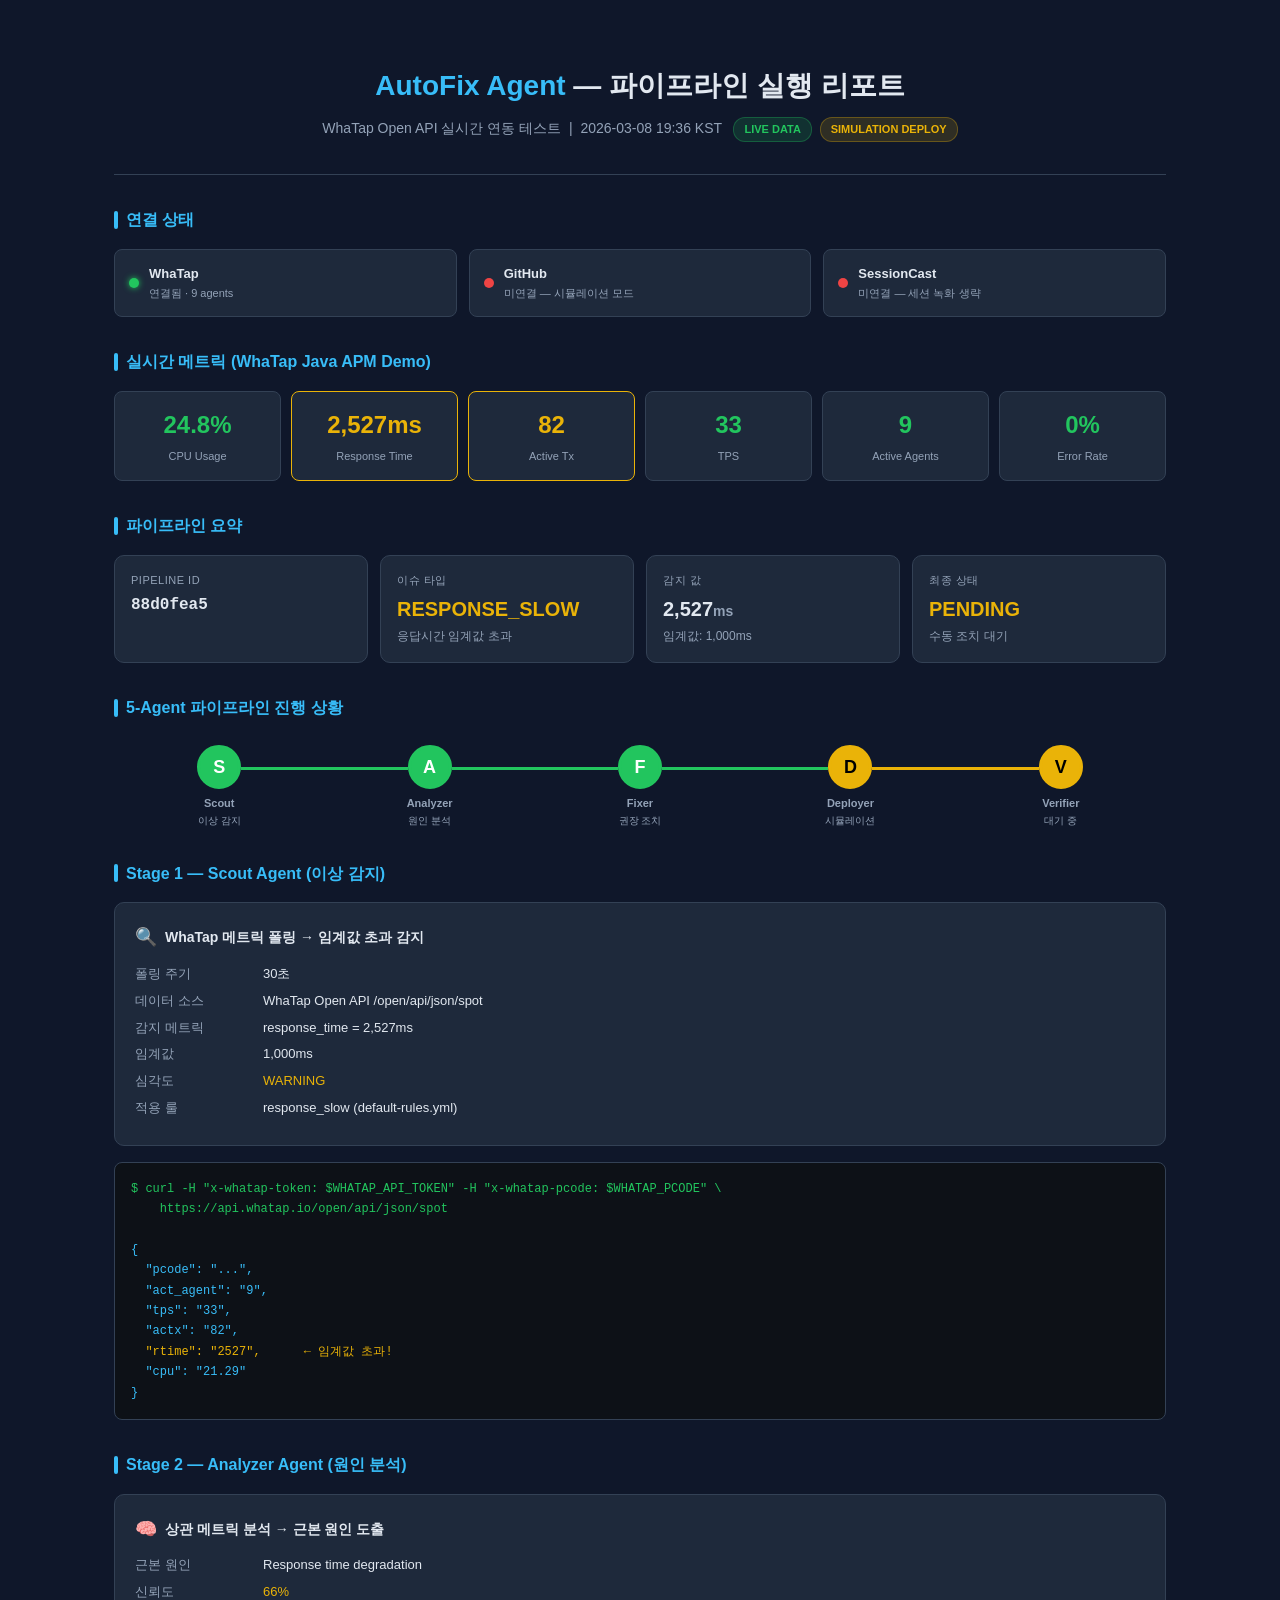
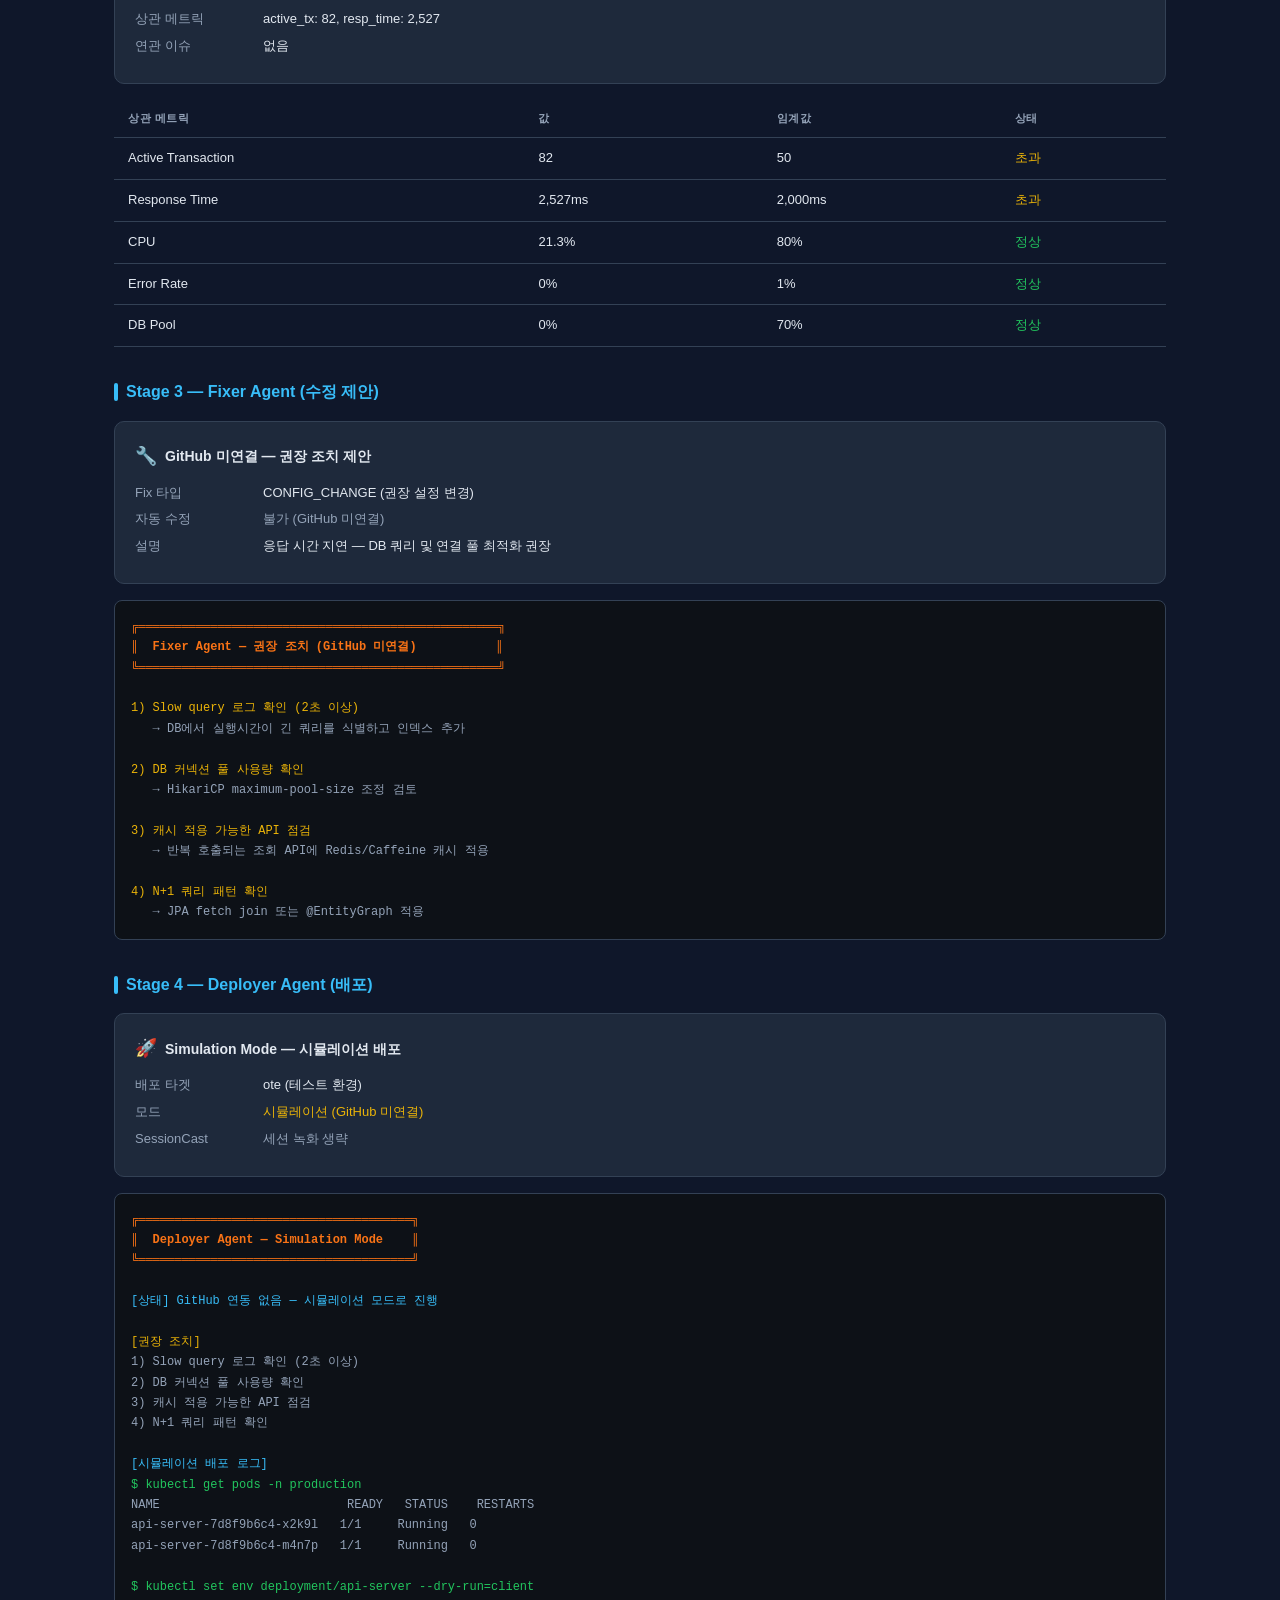
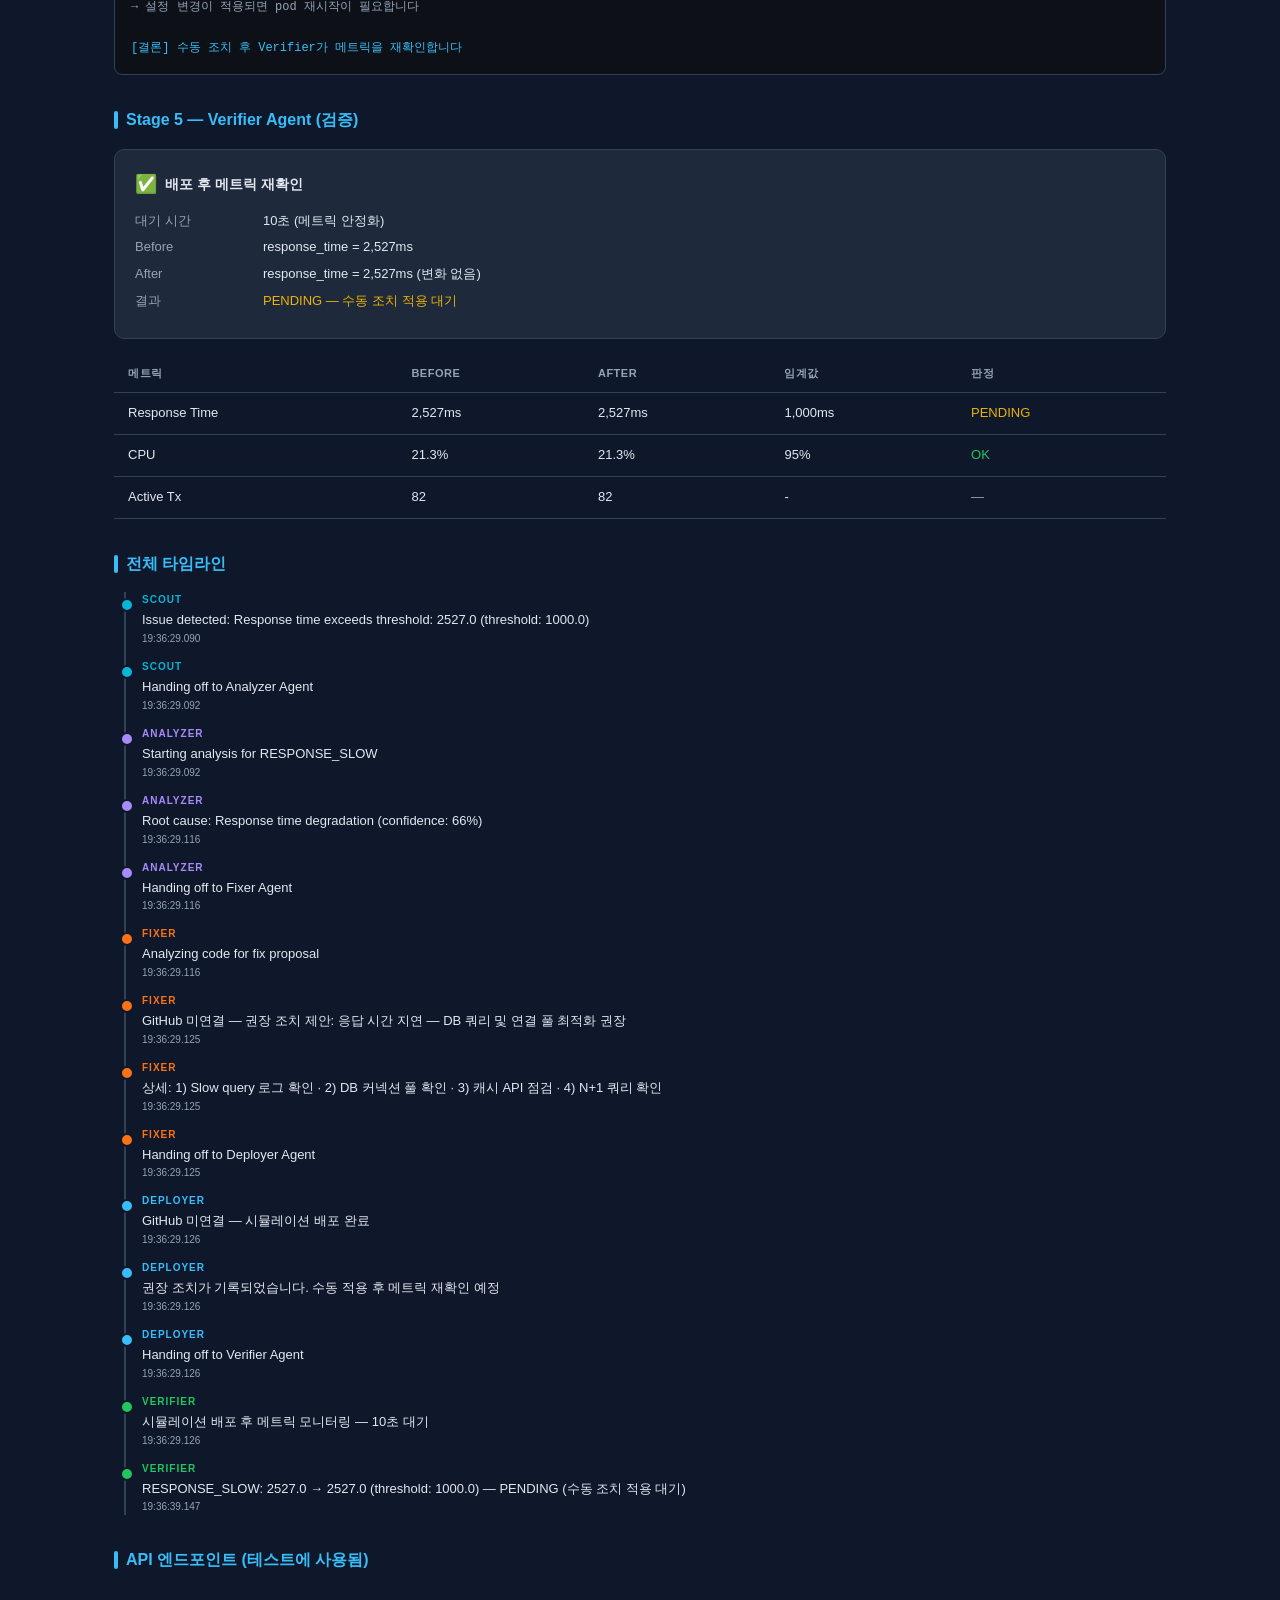
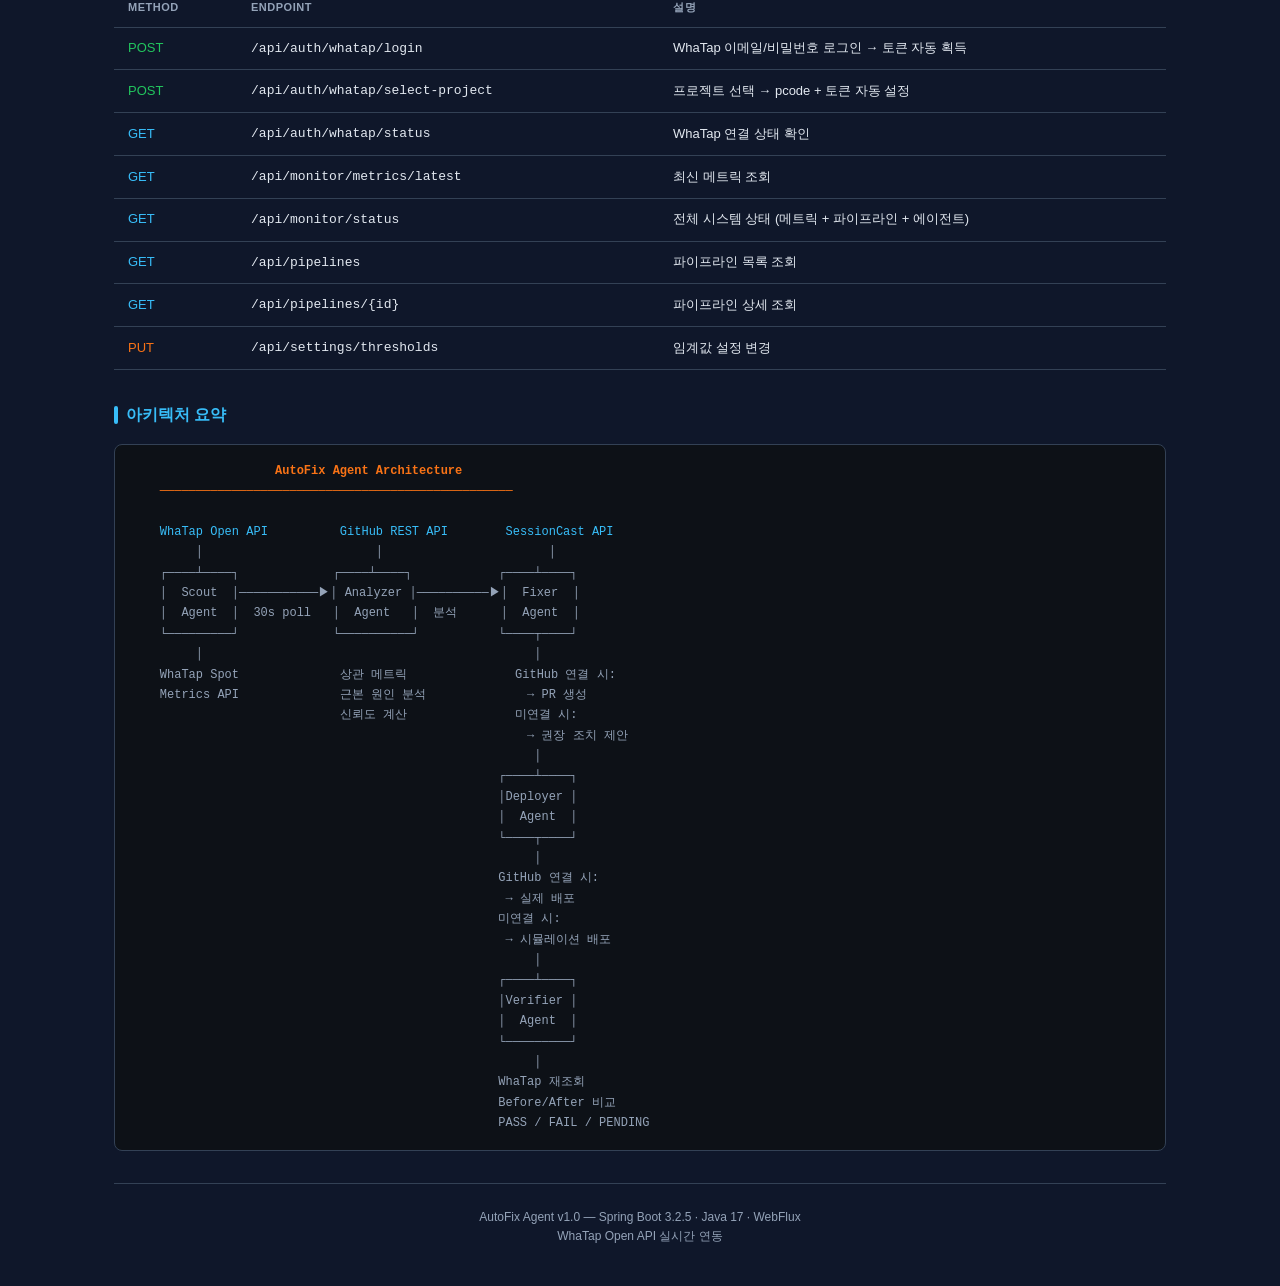
<file: docs/pipeline-report.html>
<!DOCTYPE html>
<html lang="ko">
<head>
<meta charset="UTF-8">
<meta name="viewport" content="width=device-width, initial-scale=1.0">
<title>AutoFix Agent — 파이프라인 실행 리포트</title>
<style>
  :root {
    --bg: #0f172a; --surface: #1e293b; --surface2: #334155;
    --text: #e2e8f0; --dim: #94a3b8; --accent: #38bdf8;
    --green: #22c55e; --yellow: #eab308; --red: #ef4444;
    --purple: #a78bfa; --orange: #f97316; --cyan: #06b6d4;
  }
  * { margin: 0; padding: 0; box-sizing: border-box; }
  body { font-family: 'Inter', -apple-system, sans-serif; background: var(--bg); color: var(--text); line-height: 1.6; }
  .container { max-width: 1100px; margin: 0 auto; padding: 24px; }

  /* Header */
  .header { text-align: center; padding: 40px 0 32px; border-bottom: 1px solid var(--surface2); margin-bottom: 32px; }
  .header h1 { font-size: 28px; font-weight: 700; margin-bottom: 8px; }
  .header h1 span { color: var(--accent); }
  .header .subtitle { color: var(--dim); font-size: 14px; }
  .badge { display: inline-block; padding: 3px 10px; border-radius: 12px; font-size: 11px; font-weight: 600; }
  .badge-live { background: rgba(34,197,94,0.15); color: var(--green); border: 1px solid rgba(34,197,94,0.3); }
  .badge-sim { background: rgba(234,179,8,0.15); color: var(--yellow); border: 1px solid rgba(234,179,8,0.3); }

  /* Section */
  .section { margin-bottom: 32px; }
  .section-title { font-size: 16px; font-weight: 600; color: var(--accent); margin-bottom: 16px; display: flex; align-items: center; gap: 8px; }
  .section-title::before { content: ''; width: 4px; height: 18px; background: var(--accent); border-radius: 2px; }

  /* Info Cards */
  .info-grid { display: grid; grid-template-columns: repeat(auto-fit, minmax(200px, 1fr)); gap: 12px; margin-bottom: 24px; }
  .info-card { background: var(--surface); border-radius: 10px; padding: 16px; border: 1px solid var(--surface2); }
  .info-card .label { font-size: 11px; color: var(--dim); text-transform: uppercase; letter-spacing: 0.5px; }
  .info-card .value { font-size: 20px; font-weight: 700; margin-top: 4px; }
  .info-card .sub { font-size: 12px; color: var(--dim); margin-top: 2px; }

  /* Metrics Grid */
  .metrics-grid { display: grid; grid-template-columns: repeat(auto-fit, minmax(140px, 1fr)); gap: 10px; }
  .metric-box { background: var(--surface); border-radius: 8px; padding: 14px; text-align: center; border: 1px solid var(--surface2); }
  .metric-box .m-val { font-size: 24px; font-weight: 700; }
  .metric-box .m-label { font-size: 11px; color: var(--dim); margin-top: 4px; }
  .metric-box.warn { border-color: var(--yellow); }
  .metric-box.warn .m-val { color: var(--yellow); }
  .metric-box.ok .m-val { color: var(--green); }

  /* Pipeline Stage Bar */
  .stage-bar { display: flex; align-items: center; gap: 0; margin: 24px 0; position: relative; }
  .stage-node { display: flex; flex-direction: column; align-items: center; flex: 1; position: relative; z-index: 1; }
  .stage-dot { width: 44px; height: 44px; border-radius: 50%; display: flex; align-items: center; justify-content: center; font-size: 18px; font-weight: 700; border: 3px solid var(--surface2); background: var(--surface); }
  .stage-dot.done { background: var(--green); border-color: var(--green); color: #fff; }
  .stage-dot.active { background: var(--accent); border-color: var(--accent); color: #fff; animation: pulse 2s infinite; }
  .stage-dot.fail { background: var(--red); border-color: var(--red); color: #fff; }
  .stage-dot.sim { background: var(--yellow); border-color: var(--yellow); color: #000; }
  .stage-label { font-size: 11px; margin-top: 6px; color: var(--dim); font-weight: 600; }
  .stage-sublabel { font-size: 10px; color: var(--dim); }
  .stage-connector { position: absolute; top: 22px; left: calc(50% + 22px); width: calc(100% - 44px); height: 3px; background: var(--surface2); z-index: 0; }
  .stage-connector.done { background: var(--green); }
  .stage-node:last-child .stage-connector { display: none; }
  @keyframes pulse { 0%,100% { box-shadow: 0 0 0 0 rgba(56,189,248,0.4); } 50% { box-shadow: 0 0 0 12px rgba(56,189,248,0); } }

  /* Timeline */
  .timeline { position: relative; padding-left: 28px; }
  .timeline::before { content: ''; position: absolute; left: 10px; top: 0; bottom: 0; width: 2px; background: var(--surface2); }
  .tl-item { position: relative; margin-bottom: 12px; }
  .tl-item::before { content: ''; position: absolute; left: -22px; top: 6px; width: 10px; height: 10px; border-radius: 50%; background: var(--surface2); border: 2px solid var(--bg); }
  .tl-item.scout::before { background: var(--cyan); }
  .tl-item.analyzer::before { background: var(--purple); }
  .tl-item.fixer::before { background: var(--orange); }
  .tl-item.deployer::before { background: var(--accent); }
  .tl-item.verifier::before { background: var(--green); }
  .tl-stage { font-size: 10px; font-weight: 700; text-transform: uppercase; letter-spacing: 1px; margin-bottom: 2px; }
  .tl-stage.scout { color: var(--cyan); }
  .tl-stage.analyzer { color: var(--purple); }
  .tl-stage.fixer { color: var(--orange); }
  .tl-stage.deployer { color: var(--accent); }
  .tl-stage.verifier { color: var(--green); }
  .tl-msg { font-size: 13px; color: var(--text); }
  .tl-time { font-size: 10px; color: var(--dim); }

  /* Code Block */
  .code-block { background: #0d1117; border: 1px solid var(--surface2); border-radius: 8px; padding: 16px; font-family: 'JetBrains Mono', 'Fira Code', monospace; font-size: 12px; line-height: 1.7; overflow-x: auto; white-space: pre; color: var(--dim); margin: 12px 0; }
  .code-block .cmd { color: var(--green); }
  .code-block .info { color: var(--accent); }
  .code-block .warn { color: var(--yellow); }
  .code-block .header-line { color: var(--orange); font-weight: 700; }

  /* Detail Card */
  .detail-card { background: var(--surface); border-radius: 10px; padding: 20px; border: 1px solid var(--surface2); margin-bottom: 16px; }
  .detail-card h3 { font-size: 14px; font-weight: 600; margin-bottom: 12px; display: flex; align-items: center; gap: 8px; }
  .detail-card h3 .icon { font-size: 18px; }
  .detail-row { display: flex; gap: 8px; margin-bottom: 6px; font-size: 13px; }
  .detail-row .dt { color: var(--dim); min-width: 120px; }
  .detail-row .dd { color: var(--text); font-weight: 500; }

  /* Footer */
  .footer { text-align: center; padding: 24px 0; border-top: 1px solid var(--surface2); margin-top: 32px; color: var(--dim); font-size: 12px; }

  /* Connection status */
  .conn-grid { display: grid; grid-template-columns: repeat(3, 1fr); gap: 12px; }
  .conn-card { background: var(--surface); border-radius: 8px; padding: 14px; border: 1px solid var(--surface2); display: flex; align-items: center; gap: 10px; }
  .conn-dot { width: 10px; height: 10px; border-radius: 50%; }
  .conn-dot.on { background: var(--green); box-shadow: 0 0 6px var(--green); }
  .conn-dot.off { background: var(--red); }
  .conn-name { font-size: 13px; font-weight: 600; }
  .conn-status { font-size: 11px; color: var(--dim); }

  /* Summary table */
  table { width: 100%; border-collapse: collapse; margin: 12px 0; }
  th, td { padding: 10px 14px; text-align: left; border-bottom: 1px solid var(--surface2); font-size: 13px; }
  th { color: var(--dim); font-size: 11px; text-transform: uppercase; letter-spacing: 0.5px; font-weight: 600; }
  td { color: var(--text); }
  tr:hover td { background: rgba(56,189,248,0.05); }
</style>
</head>
<body>
<div class="container">

  <!-- Header -->
  <div class="header">
    <h1><span>AutoFix Agent</span> — 파이프라인 실행 리포트</h1>
    <div class="subtitle">
      WhaTap Open API 실시간 연동 테스트 &nbsp;|&nbsp; 2026-03-08 19:36 KST
      &nbsp;&nbsp;<span class="badge badge-live">LIVE DATA</span>
      &nbsp;<span class="badge badge-sim">SIMULATION DEPLOY</span>
    </div>
  </div>

  <!-- Connection Status -->
  <div class="section">
    <div class="section-title">연결 상태</div>
    <div class="conn-grid">
      <div class="conn-card">
        <div class="conn-dot on"></div>
        <div>
          <div class="conn-name">WhaTap</div>
          <div class="conn-status">연결됨 · 9 agents</div>
        </div>
      </div>
      <div class="conn-card">
        <div class="conn-dot off"></div>
        <div>
          <div class="conn-name">GitHub</div>
          <div class="conn-status">미연결 — 시뮬레이션 모드</div>
        </div>
      </div>
      <div class="conn-card">
        <div class="conn-dot off"></div>
        <div>
          <div class="conn-name">SessionCast</div>
          <div class="conn-status">미연결 — 세션 녹화 생략</div>
        </div>
      </div>
    </div>
  </div>

  <!-- Real-time Metrics -->
  <div class="section">
    <div class="section-title">실시간 메트릭 (WhaTap Java APM Demo)</div>
    <div class="metrics-grid">
      <div class="metric-box ok">
        <div class="m-val">24.8%</div>
        <div class="m-label">CPU Usage</div>
      </div>
      <div class="metric-box warn">
        <div class="m-val">2,527ms</div>
        <div class="m-label">Response Time</div>
      </div>
      <div class="metric-box warn">
        <div class="m-val">82</div>
        <div class="m-label">Active Tx</div>
      </div>
      <div class="metric-box ok">
        <div class="m-val">33</div>
        <div class="m-label">TPS</div>
      </div>
      <div class="metric-box ok">
        <div class="m-val">9</div>
        <div class="m-label">Active Agents</div>
      </div>
      <div class="metric-box ok">
        <div class="m-val">0%</div>
        <div class="m-label">Error Rate</div>
      </div>
    </div>
  </div>

  <!-- Pipeline Summary -->
  <div class="section">
    <div class="section-title">파이프라인 요약</div>
    <div class="info-grid">
      <div class="info-card">
        <div class="label">Pipeline ID</div>
        <div class="value" style="font-size:16px; font-family: monospace;">88d0fea5</div>
      </div>
      <div class="info-card">
        <div class="label">이슈 타입</div>
        <div class="value" style="color: var(--yellow);">RESPONSE_SLOW</div>
        <div class="sub">응답시간 임계값 초과</div>
      </div>
      <div class="info-card">
        <div class="label">감지 값</div>
        <div class="value">2,527<span style="font-size:14px; color:var(--dim);">ms</span></div>
        <div class="sub">임계값: 1,000ms</div>
      </div>
      <div class="info-card">
        <div class="label">최종 상태</div>
        <div class="value" style="color: var(--yellow);">PENDING</div>
        <div class="sub">수동 조치 대기</div>
      </div>
    </div>
  </div>

  <!-- 5-Agent Pipeline Stages -->
  <div class="section">
    <div class="section-title">5-Agent 파이프라인 진행 상황</div>
    <div class="stage-bar">
      <div class="stage-node">
        <div class="stage-dot done">S</div>
        <div class="stage-label">Scout</div>
        <div class="stage-sublabel">이상 감지</div>
        <div class="stage-connector done"></div>
      </div>
      <div class="stage-node">
        <div class="stage-dot done">A</div>
        <div class="stage-label">Analyzer</div>
        <div class="stage-sublabel">원인 분석</div>
        <div class="stage-connector done"></div>
      </div>
      <div class="stage-node">
        <div class="stage-dot done">F</div>
        <div class="stage-label">Fixer</div>
        <div class="stage-sublabel">권장 조치</div>
        <div class="stage-connector done"></div>
      </div>
      <div class="stage-node">
        <div class="stage-dot sim">D</div>
        <div class="stage-label">Deployer</div>
        <div class="stage-sublabel">시뮬레이션</div>
        <div class="stage-connector" style="background: var(--yellow);"></div>
      </div>
      <div class="stage-node">
        <div class="stage-dot sim">V</div>
        <div class="stage-label">Verifier</div>
        <div class="stage-sublabel">대기 중</div>
      </div>
    </div>
  </div>

  <!-- Stage 1: Scout -->
  <div class="section">
    <div class="section-title">Stage 1 — Scout Agent (이상 감지)</div>
    <div class="detail-card">
      <h3><span class="icon">🔍</span> WhaTap 메트릭 폴링 → 임계값 초과 감지</h3>
      <div class="detail-row"><span class="dt">폴링 주기</span><span class="dd">30초</span></div>
      <div class="detail-row"><span class="dt">데이터 소스</span><span class="dd">WhaTap Open API /open/api/json/spot</span></div>
      <div class="detail-row"><span class="dt">감지 메트릭</span><span class="dd">response_time = 2,527ms</span></div>
      <div class="detail-row"><span class="dt">임계값</span><span class="dd">1,000ms</span></div>
      <div class="detail-row"><span class="dt">심각도</span><span class="dd" style="color: var(--yellow);">WARNING</span></div>
      <div class="detail-row"><span class="dt">적용 룰</span><span class="dd">response_slow (default-rules.yml)</span></div>
    </div>
    <div class="code-block"><span class="cmd">$ curl -H "x-whatap-token: $WHATAP_API_TOKEN" -H "x-whatap-pcode: $WHATAP_PCODE" \</span>
<span class="cmd">    https://api.whatap.io/open/api/json/spot</span>

<span class="info">{</span>
  <span class="info">"pcode": "...",</span>
  <span class="info">"act_agent": "9",</span>
  <span class="info">"tps": "33",</span>
  <span class="info">"actx": "82",</span>
  <span class="warn">"rtime": "2527",      ← 임계값 초과!</span>
  <span class="info">"cpu": "21.29"</span>
<span class="info">}</span></div>
  </div>

  <!-- Stage 2: Analyzer -->
  <div class="section">
    <div class="section-title">Stage 2 — Analyzer Agent (원인 분석)</div>
    <div class="detail-card">
      <h3><span class="icon">🧠</span> 상관 메트릭 분석 → 근본 원인 도출</h3>
      <div class="detail-row"><span class="dt">근본 원인</span><span class="dd">Response time degradation</span></div>
      <div class="detail-row"><span class="dt">신뢰도</span><span class="dd" style="color: var(--yellow);">66%</span></div>
      <div class="detail-row"><span class="dt">상관 메트릭</span><span class="dd">active_tx: 82, resp_time: 2,527</span></div>
      <div class="detail-row"><span class="dt">연관 이슈</span><span class="dd">없음</span></div>
    </div>
    <table>
      <thead>
        <tr><th>상관 메트릭</th><th>값</th><th>임계값</th><th>상태</th></tr>
      </thead>
      <tbody>
        <tr><td>Active Transaction</td><td>82</td><td>50</td><td style="color:var(--yellow);">초과</td></tr>
        <tr><td>Response Time</td><td>2,527ms</td><td>2,000ms</td><td style="color:var(--yellow);">초과</td></tr>
        <tr><td>CPU</td><td>21.3%</td><td>80%</td><td style="color:var(--green);">정상</td></tr>
        <tr><td>Error Rate</td><td>0%</td><td>1%</td><td style="color:var(--green);">정상</td></tr>
        <tr><td>DB Pool</td><td>0%</td><td>70%</td><td style="color:var(--green);">정상</td></tr>
      </tbody>
    </table>
  </div>

  <!-- Stage 3: Fixer -->
  <div class="section">
    <div class="section-title">Stage 3 — Fixer Agent (수정 제안)</div>
    <div class="detail-card">
      <h3><span class="icon">🔧</span> GitHub 미연결 — 권장 조치 제안</h3>
      <div class="detail-row"><span class="dt">Fix 타입</span><span class="dd">CONFIG_CHANGE (권장 설정 변경)</span></div>
      <div class="detail-row"><span class="dt">자동 수정</span><span class="dd" style="color:var(--dim);">불가 (GitHub 미연결)</span></div>
      <div class="detail-row"><span class="dt">설명</span><span class="dd">응답 시간 지연 — DB 쿼리 및 연결 풀 최적화 권장</span></div>
    </div>
    <div class="code-block"><span class="header-line">╔══════════════════════════════════════════════════╗</span>
<span class="header-line">║  Fixer Agent — 권장 조치 (GitHub 미연결)           ║</span>
<span class="header-line">╚══════════════════════════════════════════════════╝</span>

<span class="warn">1) Slow query 로그 확인 (2초 이상)</span>
   → DB에서 실행시간이 긴 쿼리를 식별하고 인덱스 추가

<span class="warn">2) DB 커넥션 풀 사용량 확인</span>
   → HikariCP maximum-pool-size 조정 검토

<span class="warn">3) 캐시 적용 가능한 API 점검</span>
   → 반복 호출되는 조회 API에 Redis/Caffeine 캐시 적용

<span class="warn">4) N+1 쿼리 패턴 확인</span>
   → JPA fetch join 또는 @EntityGraph 적용</div>
  </div>

  <!-- Stage 4: Deployer -->
  <div class="section">
    <div class="section-title">Stage 4 — Deployer Agent (배포)</div>
    <div class="detail-card">
      <h3><span class="icon">🚀</span> Simulation Mode — 시뮬레이션 배포</h3>
      <div class="detail-row"><span class="dt">배포 타겟</span><span class="dd">ote (테스트 환경)</span></div>
      <div class="detail-row"><span class="dt">모드</span><span class="dd" style="color:var(--yellow);">시뮬레이션 (GitHub 미연결)</span></div>
      <div class="detail-row"><span class="dt">SessionCast</span><span class="dd" style="color:var(--dim);">세션 녹화 생략</span></div>
    </div>
    <div class="code-block"><span class="header-line">╔══════════════════════════════════════╗</span>
<span class="header-line">║  Deployer Agent — Simulation Mode    ║</span>
<span class="header-line">╚══════════════════════════════════════╝</span>

<span class="info">[상태] GitHub 연동 없음 — 시뮬레이션 모드로 진행</span>

<span class="warn">[권장 조치]</span>
1) Slow query 로그 확인 (2초 이상)
2) DB 커넥션 풀 사용량 확인
3) 캐시 적용 가능한 API 점검
4) N+1 쿼리 패턴 확인

<span class="info">[시뮬레이션 배포 로그]</span>
<span class="cmd">$ kubectl get pods -n production</span>
NAME                          READY   STATUS    RESTARTS
api-server-7d8f9b6c4-x2k9l   1/1     Running   0
api-server-7d8f9b6c4-m4n7p   1/1     Running   0

<span class="cmd">$ kubectl set env deployment/api-server --dry-run=client</span>
→ 설정 변경이 적용되면 pod 재시작이 필요합니다

<span class="info">[결론] 수동 조치 후 Verifier가 메트릭을 재확인합니다</span></div>
  </div>

  <!-- Stage 5: Verifier -->
  <div class="section">
    <div class="section-title">Stage 5 — Verifier Agent (검증)</div>
    <div class="detail-card">
      <h3><span class="icon">✅</span> 배포 후 메트릭 재확인</h3>
      <div class="detail-row"><span class="dt">대기 시간</span><span class="dd">10초 (메트릭 안정화)</span></div>
      <div class="detail-row"><span class="dt">Before</span><span class="dd">response_time = 2,527ms</span></div>
      <div class="detail-row"><span class="dt">After</span><span class="dd">response_time = 2,527ms (변화 없음)</span></div>
      <div class="detail-row"><span class="dt">결과</span><span class="dd" style="color: var(--yellow);">PENDING — 수동 조치 적용 대기</span></div>
    </div>
    <table>
      <thead>
        <tr><th>메트릭</th><th>Before</th><th>After</th><th>임계값</th><th>판정</th></tr>
      </thead>
      <tbody>
        <tr>
          <td>Response Time</td>
          <td>2,527ms</td>
          <td>2,527ms</td>
          <td>1,000ms</td>
          <td style="color:var(--yellow);">PENDING</td>
        </tr>
        <tr>
          <td>CPU</td>
          <td>21.3%</td>
          <td>21.3%</td>
          <td>95%</td>
          <td style="color:var(--green);">OK</td>
        </tr>
        <tr>
          <td>Active Tx</td>
          <td>82</td>
          <td>82</td>
          <td>-</td>
          <td style="color:var(--dim);">—</td>
        </tr>
      </tbody>
    </table>
  </div>

  <!-- Full Timeline -->
  <div class="section">
    <div class="section-title">전체 타임라인</div>
    <div class="timeline">
      <div class="tl-item scout">
        <div class="tl-stage scout">SCOUT</div>
        <div class="tl-msg">Issue detected: Response time exceeds threshold: 2527.0 (threshold: 1000.0)</div>
        <div class="tl-time">19:36:29.090</div>
      </div>
      <div class="tl-item scout">
        <div class="tl-stage scout">SCOUT</div>
        <div class="tl-msg">Handing off to Analyzer Agent</div>
        <div class="tl-time">19:36:29.092</div>
      </div>
      <div class="tl-item analyzer">
        <div class="tl-stage analyzer">ANALYZER</div>
        <div class="tl-msg">Starting analysis for RESPONSE_SLOW</div>
        <div class="tl-time">19:36:29.092</div>
      </div>
      <div class="tl-item analyzer">
        <div class="tl-stage analyzer">ANALYZER</div>
        <div class="tl-msg">Root cause: Response time degradation (confidence: 66%)</div>
        <div class="tl-time">19:36:29.116</div>
      </div>
      <div class="tl-item analyzer">
        <div class="tl-stage analyzer">ANALYZER</div>
        <div class="tl-msg">Handing off to Fixer Agent</div>
        <div class="tl-time">19:36:29.116</div>
      </div>
      <div class="tl-item fixer">
        <div class="tl-stage fixer">FIXER</div>
        <div class="tl-msg">Analyzing code for fix proposal</div>
        <div class="tl-time">19:36:29.116</div>
      </div>
      <div class="tl-item fixer">
        <div class="tl-stage fixer">FIXER</div>
        <div class="tl-msg">GitHub 미연결 — 권장 조치 제안: 응답 시간 지연 — DB 쿼리 및 연결 풀 최적화 권장</div>
        <div class="tl-time">19:36:29.125</div>
      </div>
      <div class="tl-item fixer">
        <div class="tl-stage fixer">FIXER</div>
        <div class="tl-msg">상세: 1) Slow query 로그 확인 · 2) DB 커넥션 풀 확인 · 3) 캐시 API 점검 · 4) N+1 쿼리 확인</div>
        <div class="tl-time">19:36:29.125</div>
      </div>
      <div class="tl-item fixer">
        <div class="tl-stage fixer">FIXER</div>
        <div class="tl-msg">Handing off to Deployer Agent</div>
        <div class="tl-time">19:36:29.125</div>
      </div>
      <div class="tl-item deployer">
        <div class="tl-stage deployer">DEPLOYER</div>
        <div class="tl-msg">GitHub 미연결 — 시뮬레이션 배포 완료</div>
        <div class="tl-time">19:36:29.126</div>
      </div>
      <div class="tl-item deployer">
        <div class="tl-stage deployer">DEPLOYER</div>
        <div class="tl-msg">권장 조치가 기록되었습니다. 수동 적용 후 메트릭 재확인 예정</div>
        <div class="tl-time">19:36:29.126</div>
      </div>
      <div class="tl-item deployer">
        <div class="tl-stage deployer">DEPLOYER</div>
        <div class="tl-msg">Handing off to Verifier Agent</div>
        <div class="tl-time">19:36:29.126</div>
      </div>
      <div class="tl-item verifier">
        <div class="tl-stage verifier">VERIFIER</div>
        <div class="tl-msg">시뮬레이션 배포 후 메트릭 모니터링 — 10초 대기</div>
        <div class="tl-time">19:36:29.126</div>
      </div>
      <div class="tl-item verifier">
        <div class="tl-stage verifier">VERIFIER</div>
        <div class="tl-msg">RESPONSE_SLOW: 2527.0 → 2527.0 (threshold: 1000.0) — PENDING (수동 조치 적용 대기)</div>
        <div class="tl-time">19:36:39.147</div>
      </div>
    </div>
  </div>

  <!-- API Endpoints -->
  <div class="section">
    <div class="section-title">API 엔드포인트 (테스트에 사용됨)</div>
    <table>
      <thead>
        <tr><th>Method</th><th>Endpoint</th><th>설명</th></tr>
      </thead>
      <tbody>
        <tr><td style="color:var(--green);">POST</td><td><code>/api/auth/whatap/login</code></td><td>WhaTap 이메일/비밀번호 로그인 → 토큰 자동 획득</td></tr>
        <tr><td style="color:var(--green);">POST</td><td><code>/api/auth/whatap/select-project</code></td><td>프로젝트 선택 → pcode + 토큰 자동 설정</td></tr>
        <tr><td style="color:var(--accent);">GET</td><td><code>/api/auth/whatap/status</code></td><td>WhaTap 연결 상태 확인</td></tr>
        <tr><td style="color:var(--accent);">GET</td><td><code>/api/monitor/metrics/latest</code></td><td>최신 메트릭 조회</td></tr>
        <tr><td style="color:var(--accent);">GET</td><td><code>/api/monitor/status</code></td><td>전체 시스템 상태 (메트릭 + 파이프라인 + 에이전트)</td></tr>
        <tr><td style="color:var(--accent);">GET</td><td><code>/api/pipelines</code></td><td>파이프라인 목록 조회</td></tr>
        <tr><td style="color:var(--accent);">GET</td><td><code>/api/pipelines/{id}</code></td><td>파이프라인 상세 조회</td></tr>
        <tr><td style="color:var(--orange);">PUT</td><td><code>/api/settings/thresholds</code></td><td>임계값 설정 변경</td></tr>
      </tbody>
    </table>
  </div>

  <!-- Architecture -->
  <div class="section">
    <div class="section-title">아키텍처 요약</div>
    <div class="code-block"><span class="header-line">                    AutoFix Agent Architecture</span>
<span class="header-line">    ─────────────────────────────────────────────────</span>

    <span class="info">WhaTap Open API</span>          <span class="info">GitHub REST API</span>        <span class="info">SessionCast API</span>
         │                        │                       │
    ┌────┴────┐             ┌────┴────┐            ┌────┴────┐
    │  Scout  │───────────▶│ Analyzer │──────────▶│  Fixer  │
    │  Agent  │  30s poll   │  Agent   │  분석      │  Agent  │
    └─────────┘             └──────────┘           └────┬────┘
         │                                              │
    WhaTap Spot              상관 메트릭               GitHub 연결 시:
    Metrics API              근본 원인 분석              → PR 생성
                             신뢰도 계산               미연결 시:
                                                       → 권장 조치 제안
                                                        │
                                                   ┌────┴────┐
                                                   │Deployer │
                                                   │  Agent  │
                                                   └────┬────┘
                                                        │
                                                   GitHub 연결 시:
                                                    → 실제 배포
                                                   미연결 시:
                                                    → 시뮬레이션 배포
                                                        │
                                                   ┌────┴────┐
                                                   │Verifier │
                                                   │  Agent  │
                                                   └─────────┘
                                                        │
                                                   WhaTap 재조회
                                                   Before/After 비교
                                                   PASS / FAIL / PENDING</div>
  </div>

  <!-- Footer -->
  <div class="footer">
    AutoFix Agent v1.0 — Spring Boot 3.2.5 · Java 17 · WebFlux<br>
    WhaTap Open API 실시간 연동
  </div>

</div>
</body>
</html>
</file>
